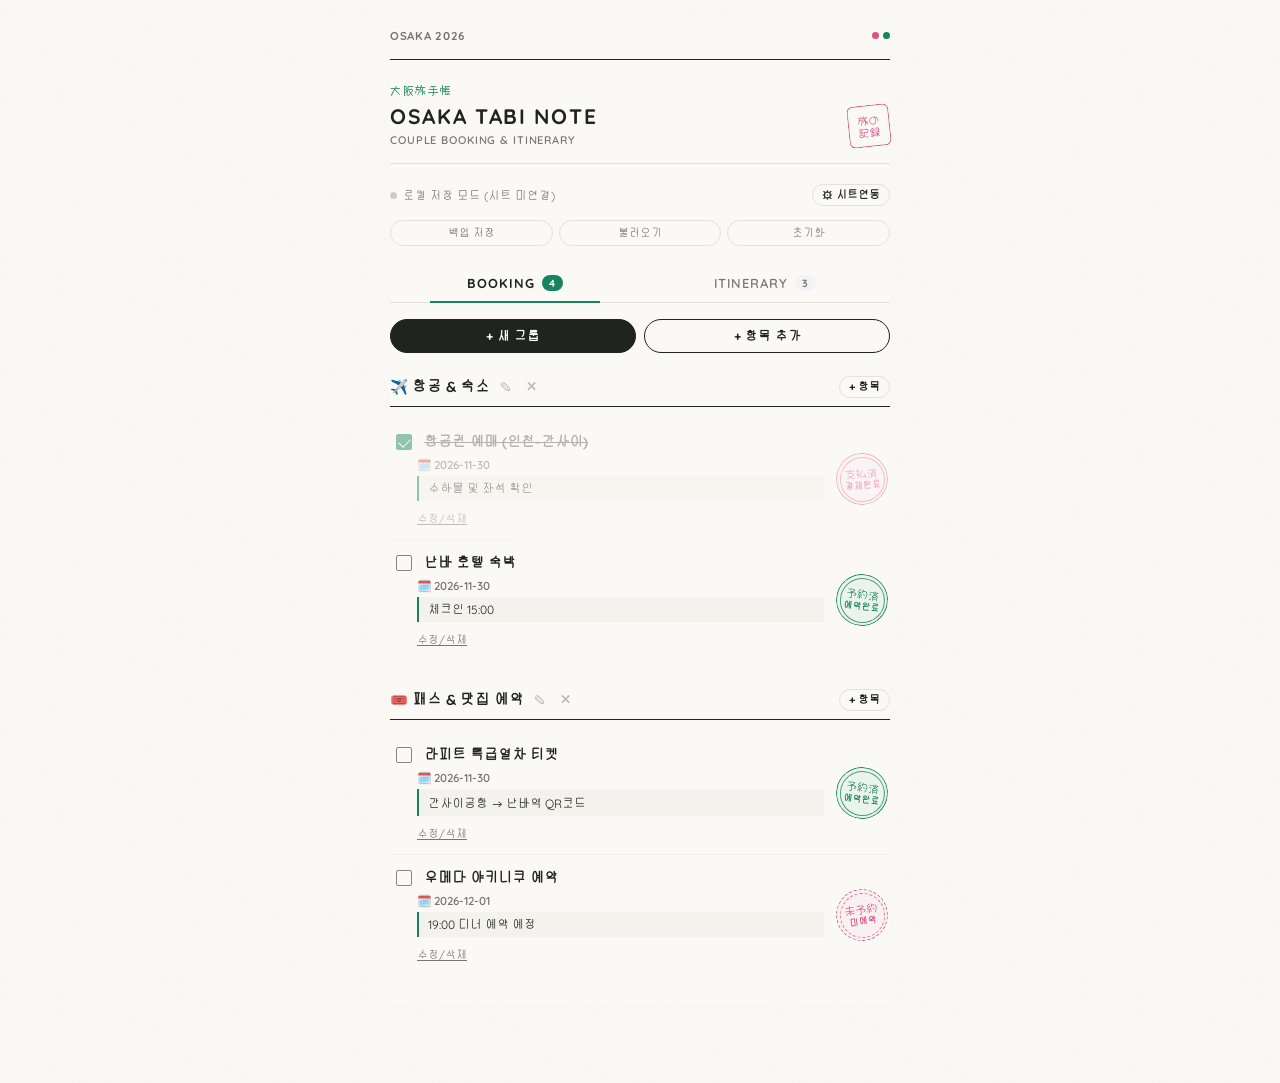
<file: choo-index/index.html>
<!DOCTYPE html>
<html lang="ko">
<head>
<meta charset="UTF-8">
<meta name="viewport" content="width=device-width, initial-scale=1.0, maximum-scale=1.0, user-scalable=no">
<title>OSAKA TABI NOTE // COUPLE PLANNER</title>
<link rel="stylesheet" href="./style.css">
<link rel="stylesheet" href="../riso.css">
</head>
<body>

<div class="planner-sheet">
  <div class="top-nav">
    <span class="home-link" style="cursor:default;">OSAKA 2026</span>
    <div class="riso-swatches" aria-hidden="true">
      <span style="background:var(--riso-pink)"></span>
      <span style="background:var(--riso-green)"></span>
      <span style="background:var(--riso-yellow); border:1px solid #ccc;"></span>
    </div>
  </div>

  <header class="header">
    <div class="header-main">
      <div class="jp-badge jp-text">大阪旅手帳</div>
      <h1 class="store-name">OSAKA TABI NOTE</h1>
      <div class="store-sub">COUPLE BOOKING &amp; ITINERARY</div>
    </div>
    <div class="header-stamp jp-text" aria-hidden="true">旅の<br>記録</div>
  </header>

  <div class="sync-bar">
    <div class="sync-indicator">
      <span class="sync-dot" id="sync-dot"></span>
      <span id="sync-status-text">로컬 저장 모드 (시트 미연결)</span>
    </div>
    <div class="sync-actions">
      <button type="button" class="small-action-btn" id="manual-sync-btn" onclick="syncFromSheet()" style="display:none;">↻ 새로고침</button>
      <button type="button" class="small-action-btn" onclick="openSyncModal()">⚙ 시트연동</button>
    </div>
  </div>

  <div class="util-bar">
    <button type="button" class="util-btn" onclick="exportBackup()">백업 저장</button>
    <button type="button" class="util-btn" onclick="document.getElementById('import-file').click()">불러오기</button>
    <button type="button" class="util-btn" onclick="resetAllData()">초기화</button>
    <input type="file" id="import-file" accept=".json" style="display:none" onchange="importBackup(event)">
  </div>

  <nav class="tabs-nav">
    <button type="button" class="tab-btn active" id="tab-booking" onclick="switchTab('booking')">
      <span>BOOKING</span>
      <span class="tab-count" id="count-booking">0</span>
    </button>
    <button type="button" class="tab-btn" id="tab-itinerary" onclick="switchTab('itinerary')">
      <span>ITINERARY</span>
      <span class="tab-count" id="count-itinerary">0</span>
    </button>
  </nav>

  <div class="action-bar">
    <button type="button" class="action-btn primary" onclick="addGroup()">+ 새 그룹</button>
    <button type="button" class="action-btn" onclick="openModal()">+ 항목 추가</button>
  </div>

  <div id="list-container"></div>
</div>

<div class="modal-backdrop" id="planner-modal">
  <div class="modal">
    <h3 id="modal-title">항목 추가</h3>
    <div class="form-group">
      <label>그룹 선택</label>
      <select id="edit-group-select"></select>
    </div>
    <div class="form-group">
      <label id="title-label">항목 이름</label>
      <input type="text" id="edit-title" placeholder="이름 입력">
    </div>

    <div class="form-group" id="date-group">
      <label>예약/이용 날짜</label>
      <input type="date" id="edit-date">
    </div>
    <div class="form-group" id="status-group">
      <label>도장 상태 선택</label>
      <select id="edit-status">
        <option value="미예약">未予約 · 미예약 (대기)</option>
        <option value="예약완료">予約済 · 예약완료</option>
        <option value="결제완료">支払済 · 결제완료</option>
      </select>
    </div>

    <div class="form-group" id="time-group" style="display:none;">
      <label>방문 시간 (예: 11:30 또는 14:00)</label>
      <input type="time" id="edit-time">
    </div>

    <div class="form-group">
      <label>메모 / 구글맵 URL (링크 입력 시 자동 클릭 가능)</label>
      <input type="text" id="edit-memo" placeholder="예: 15:00 체크인 / https://maps.app.goo.gl/...">
    </div>
    <div class="modal-btns">
      <button type="button" class="btn-delete" id="modal-del-btn" onclick="deleteCurrentItem()" style="display:none;">삭제</button>
      <button type="button" class="btn-cancel" onclick="closeModal()">취소</button>
      <button type="button" class="btn-primary" onclick="saveItem()">저장</button>
    </div>
  </div>
</div>

<div class="modal-backdrop" id="sync-modal">
  <div class="modal">
    <h3>
      <span>구글 시트 실시간 공유 설정</span>
      <button type="button" class="icon-btn" onclick="closeSyncModal()">✕</button>
    </h3>

    <div class="form-group">
      <label>🔗 웹 앱 URL (/exec 주소 붙여넣기)</label>
      <input type="url" id="sheet-url-input" placeholder="https://script.google.com/macros/s/.../exec">
    </div>

    <div class="modal-btns" style="margin-top:8px; margin-bottom:14px;">
      <button type="button" class="btn-delete" onclick="disconnectSheet()">해제</button>
      <button type="button" class="btn-cancel" onclick="closeSyncModal()">닫기</button>
      <button type="button" class="btn-primary" onclick="saveSheetUrl()">연결 저장</button>
    </div>

    <details style="border-top: 1px solid var(--line); padding-top: 10px; font-size: 12px;">
      <summary style="cursor:pointer; font-weight:700; color:var(--riso-green);">📋 Apps Script 코드 및 설정 안내 보기</summary>
      <div class="guide-step">
        <strong>1.</strong> Google 스프레드시트 → <strong>[확장 프로그램] → [Apps Script]</strong><br>
        <strong>2.</strong> 아래 코드 붙여넣기 후 <strong>[배포] → [새 배포] → 웹 앱</strong> (액세스 권한: <strong>모든 사용자</strong>)<br>
        <strong>3.</strong> 생성된 <code>/exec</code> 주소를 위 입력칸에 넣고 <strong>[연결 저장]</strong> 클릭
      </div>
      <div class="code-box" id="apps-script-code">function doGet(e) {
  var sheet = SpreadsheetApp.getActiveSpreadsheet().getSheets()[0];
  var data = sheet.getRange("A1").getValue();
  if (!data) data = "{}";
  return ContentService.createTextOutput(data).setMimeType(ContentService.MimeType.JSON);
}

function doPost(e) {
  var sheet = SpreadsheetApp.getActiveSpreadsheet().getSheets()[0];
  var body = e.postData.contents;
  sheet.getRange("A1").setValue(body);
  sheet.getRange("A2").setValue("마지막 동기화: " + new Date().toLocaleString());
  return ContentService.createTextOutput(JSON.stringify({status: "ok"})).setMimeType(ContentService.MimeType.JSON);
}</div>
      <button type="button" class="small-action-btn" onclick="copyAppsScript()" style="width:100%; padding:7px; margin-top:4px;">📋 Apps Script 코드 복사하기</button>
    </details>
  </div>
</div>

<script src="./app.js"></script>
</body>
</html>
</file>
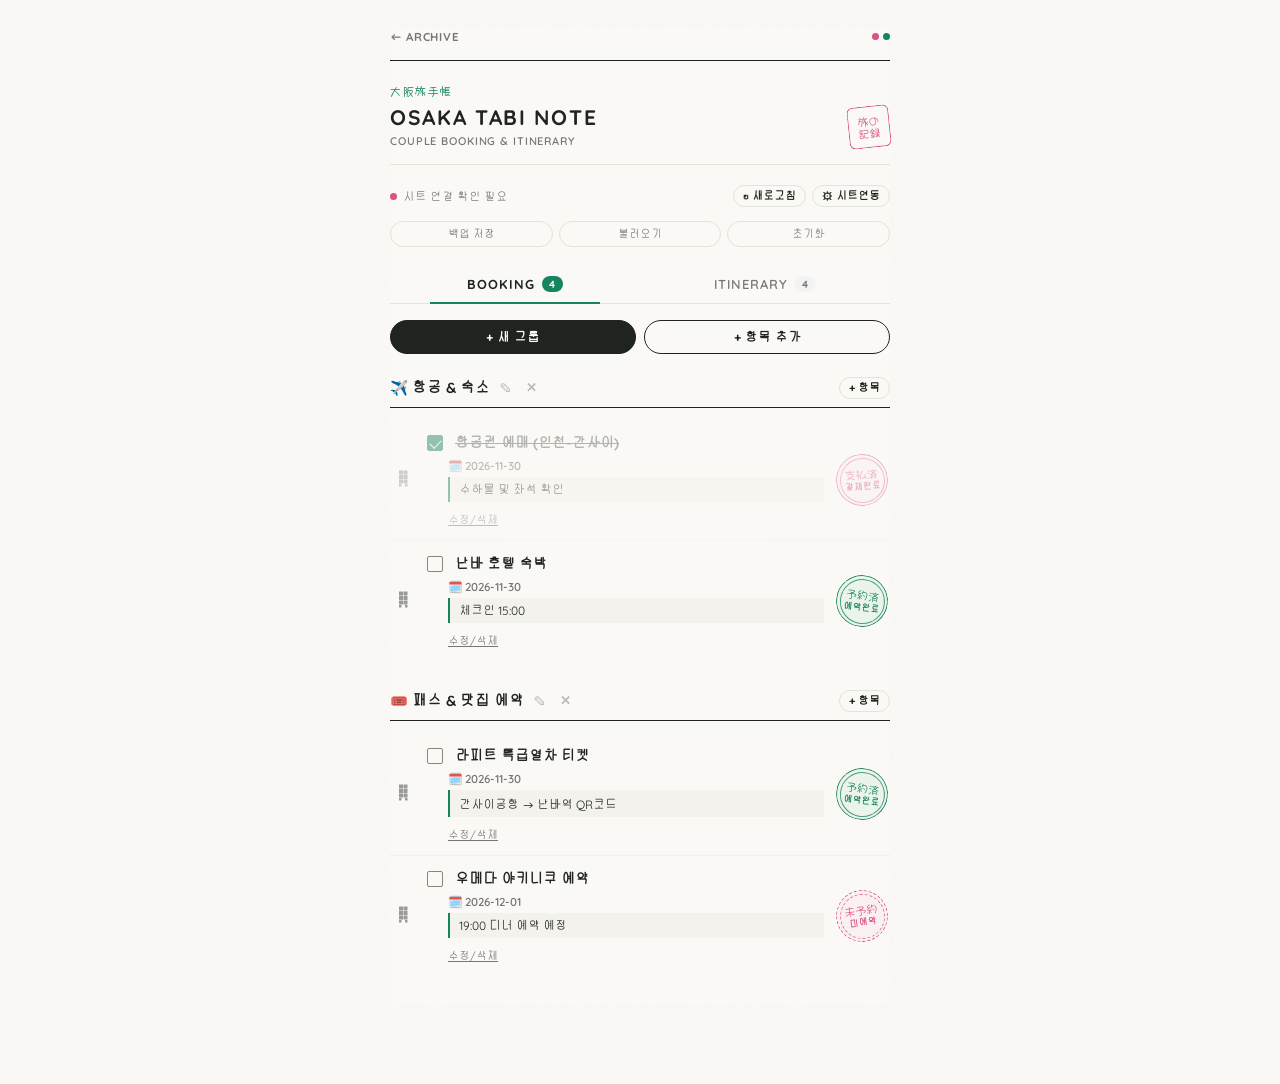
<file: plan/index.html>
<!DOCTYPE html>
<html lang="ko">
<head>
<meta charset="UTF-8">
<meta name="viewport" content="width=device-width, initial-scale=1.0, maximum-scale=1.0, user-scalable=no">
<title>OSAKA TABI NOTE // COUPLE PLANNER</title>
<link rel="stylesheet" href="./style.css?v=subway-badge-20261124">
<link rel="stylesheet" href="../riso.css">
</head>
<body>

<div class="planner-sheet">
  <div class="top-nav">
    <a href="../" class="home-link">← ARCHIVE</a>
    <div class="riso-swatches" aria-hidden="true">
      <span style="background:var(--riso-pink)"></span>
      <span style="background:var(--riso-green)"></span>
      <span style="background:var(--riso-yellow); border:1px solid #ccc;"></span>
    </div>
  </div>

  <header class="header">
    <div class="header-main">
      <div class="jp-badge jp-text">大阪旅手帳</div>
      <h1 class="store-name">OSAKA TABI NOTE</h1>
      <div class="store-sub">COUPLE BOOKING &amp; ITINERARY</div>
    </div>
    <div class="header-stamp jp-text" aria-hidden="true">旅の<br>記録</div>
  </header>

  <div class="sync-bar">
    <div class="sync-indicator">
      <span class="sync-dot" id="sync-dot"></span>
      <span id="sync-status-text">로컬 저장 모드 (시트 미연결)</span>
    </div>
    <div class="sync-actions">
      <button type="button" class="small-action-btn" id="manual-sync-btn" onclick="syncFromSheet()" style="display:none;">↻ 새로고침</button>
      <button type="button" class="small-action-btn" onclick="openSyncModal()">⚙ 시트연동</button>
    </div>
  </div>

  <div class="util-bar">
    <button type="button" class="util-btn" onclick="exportBackup()">백업 저장</button>
    <button type="button" class="util-btn" onclick="document.getElementById('import-file').click()">불러오기</button>
    <button type="button" class="util-btn" onclick="resetAllData()">초기화</button>
    <input type="file" id="import-file" accept=".json" style="display:none" onchange="importBackup(event)">
  </div>

  <nav class="tabs-nav">
    <button type="button" class="tab-btn active" id="tab-booking" onclick="switchTab('booking')">
      <span>BOOKING</span>
      <span class="tab-count" id="count-booking">0</span>
    </button>
    <button type="button" class="tab-btn" id="tab-itinerary" onclick="switchTab('itinerary')">
      <span>ITINERARY</span>
      <span class="tab-count" id="count-itinerary">0</span>
    </button>
  </nav>

  <div class="action-bar">
    <button type="button" class="action-btn primary" onclick="addGroup()">+ 새 그룹</button>
    <button type="button" class="action-btn" onclick="openModal()">+ 항목 추가</button>
  </div>

  <div id="list-container"></div>
</div>

<div class="modal-backdrop" id="planner-modal">
  <div class="modal">
    <h3 id="modal-title">항목 추가</h3>
    <div class="form-group">
      <label>그룹 선택</label>
      <select id="edit-group-select"></select>
    </div>
    <div class="form-group">
      <label id="title-label">항목 이름</label>
      <input type="text" id="edit-title" placeholder="이름 입력">
    </div>

    <div class="form-group" id="date-group">
      <label>예약/이용 날짜</label>
      <input type="date" id="edit-date">
    </div>
    <div class="form-group" id="status-group">
      <label>도장 상태 선택</label>
      <select id="edit-status">
        <option value="미예약">未予約 · 미예약 (대기)</option>
        <option value="예약완료">予約済 · 예약완료</option>
        <option value="결제완료">支払済 · 결제완료</option>
      </select>
    </div>

    <div class="form-group" id="time-group" style="display:none;">
      <label>방문 시간 (예: 11:30 또는 14:00)</label>
      <input type="time" id="edit-time">
    </div>

    <div class="form-group">
      <label for="edit-map-url">지도 / 관련 URL (선택)</label>
      <input type="url" id="edit-map-url" placeholder="https://maps.app.goo.gl/... 또는 관련 링크">
    </div>
    <div class="form-group">
      <label for="edit-memo">메모</label>
      <textarea id="edit-memo" rows="3" placeholder="예: 쇼핑할 물건, 예약 참고사항 등" style="width:100%;box-sizing:border-box;resize:vertical;"></textarea>
    </div>
    <div class="modal-btns">
      <button type="button" class="btn-delete" id="modal-del-btn" onclick="deleteCurrentItem()" style="display:none;">삭제</button>
      <button type="button" class="btn-cancel" onclick="closeModal()">취소</button>
      <button type="button" class="btn-primary" onclick="saveItem()">저장</button>
    </div>
  </div>
</div>

<div class="modal-backdrop" id="sync-modal">
  <div class="modal">
    <h3>
      <span>구글 시트 실시간 공유 설정</span>
      <button type="button" class="icon-btn" onclick="closeSyncModal()">✕</button>
    </h3>

    <div class="form-group">
      <label>🔗 웹 앱 URL (/exec 주소 붙여넣기)</label>
      <input type="url" id="sheet-url-input" placeholder="https://script.google.com/macros/s/.../exec">
    </div>

    <div class="modal-btns" style="margin-top:8px; margin-bottom:14px;">
      <button type="button" class="btn-delete" onclick="disconnectSheet()">해제</button>
      <button type="button" class="btn-cancel" onclick="closeSyncModal()">닫기</button>
      <button type="button" class="btn-primary" onclick="saveSheetUrl()">연결 저장</button>
    </div>

    <details style="border-top: 1px solid var(--line); padding-top: 10px; font-size: 12px;">
      <summary style="cursor:pointer; font-weight:700; color:var(--riso-green);">📋 Apps Script 코드 및 설정 안내 보기</summary>
      <div class="guide-step">
        <strong>1.</strong> Google 스프레드시트 → <strong>[확장 프로그램] → [Apps Script]</strong><br>
        <strong>2.</strong> 아래 코드 붙여넣기 후 <strong>[배포] → [새 배포] → 웹 앱</strong> (액세스 권한: <strong>모든 사용자</strong>)<br>
        <strong>3.</strong> 생성된 <code>/exec</code> 주소를 위 입력칸에 넣고 <strong>[연결 저장]</strong> 클릭
      </div>
      <div class="code-box" id="apps-script-code">function doGet(e) {
  var sheet = SpreadsheetApp.getActiveSpreadsheet().getSheets()[0];
  var data = sheet.getRange("A1").getValue();
  if (!data) data = "{}";
  return ContentService.createTextOutput(data).setMimeType(ContentService.MimeType.JSON);
}

function doPost(e) {
  var sheet = SpreadsheetApp.getActiveSpreadsheet().getSheets()[0];
  var body = e.postData.contents;
  sheet.getRange("A1").setValue(body);
  sheet.getRange("A2").setValue("마지막 동기화: " + new Date().toLocaleString());
  return ContentService.createTextOutput(JSON.stringify({status: "ok"})).setMimeType(ContentService.MimeType.JSON);
}</div>
      <button type="button" class="small-action-btn" onclick="copyAppsScript()" style="width:100%; padding:7px; margin-top:4px;">📋 Apps Script 코드 복사하기</button>
    </details>
  </div>
</div>

<script src="./app.js?v=subway-badge-20261124"></script>
</body>
</html>
</file>
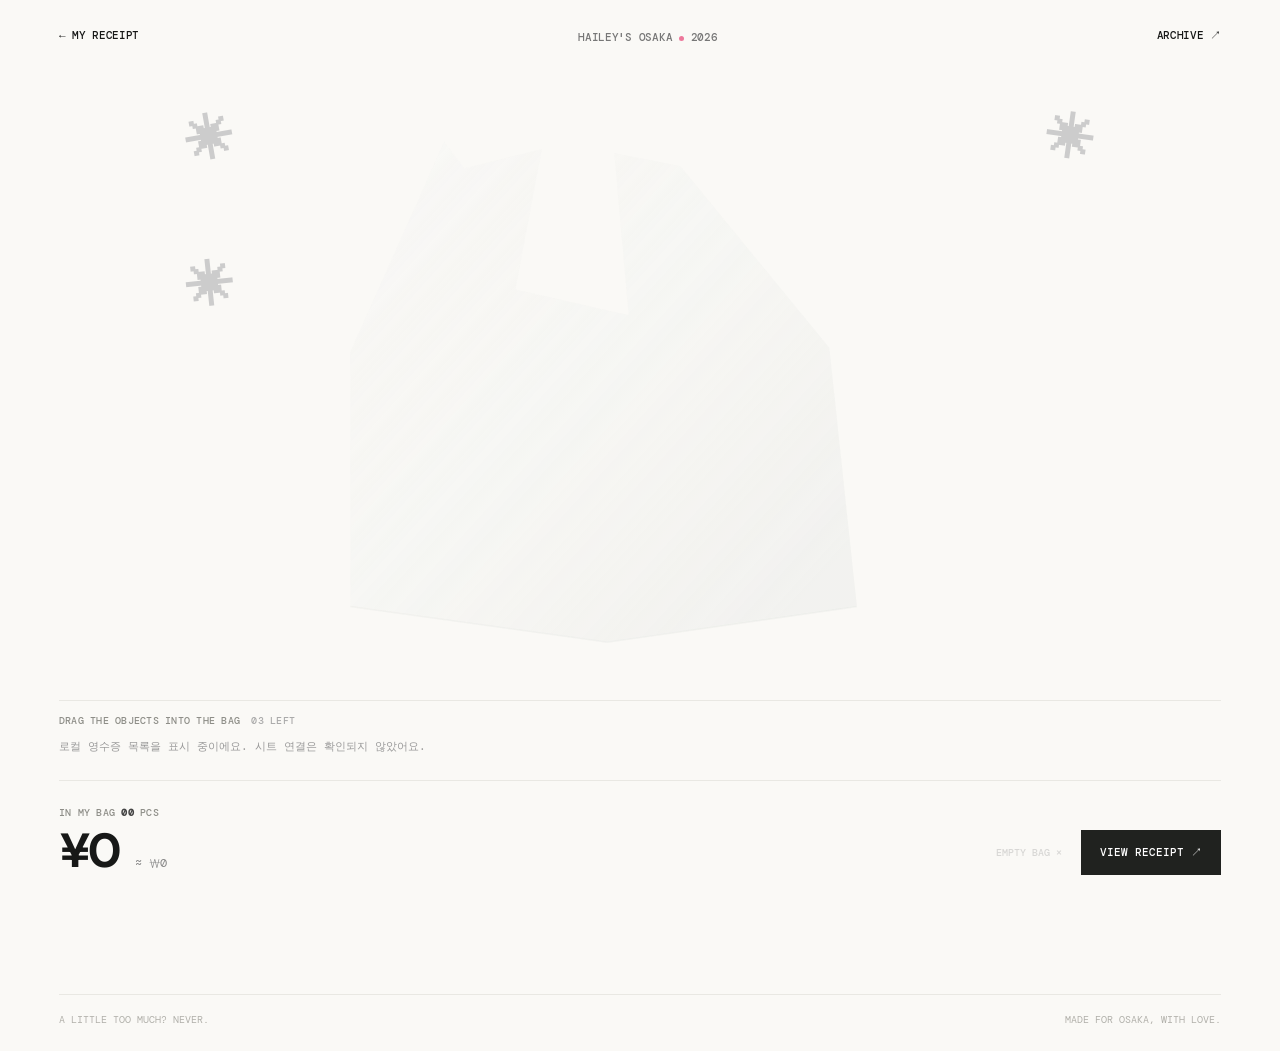
<file: shopping-bag/index.html>
<!doctype html>
<html lang="ko">
<head>
<meta charset="utf-8">
<meta name="viewport" content="width=device-width,initial-scale=1,viewport-fit=cover">
<meta name="theme-color" content="#faf9f6">
<title>OSAKA SHOPPING BAG — HAILEY</title>
<meta name="description" content="오사카 쇼핑 리스트를 장바구니에 담아보는 작은 놀이.">
<link rel="stylesheet" href="./style.css?v=plastic-soft-v6">
<script defer src="./app.js?v=all-items-v4"></script>
</head>
<body>
<main class="app">
  <header class="top">
    <a class="back" href="../my-receipt/" aria-label="영수증으로 돌아가기">← MY RECEIPT</a>
    <span class="top-brand">HAILEY'S OSAKA <span class="dot"></span> 2026</span>
    <a class="archive-link" href="../">ARCHIVE ↗</a>
  </header>

  <section class="experience" aria-label="쇼핑백에 상품 담기">
    <div class="bag-zone" id="bag-zone" role="region" aria-label="상품을 놓아 담는 쇼핑백">
      <div class="bag-scene" id="bag-scene">
        <div class="bag-fill" id="bag-fill" aria-hidden="true"></div>
        <svg class="bag-skin" viewBox="0 0 520 540" preserveAspectRatio="none" aria-hidden="true">
          <defs>
            <linearGradient id="plastic-film" x1="0%" y1="0%" x2="95%" y2="85%">
              <stop offset="0%" stop-color="#f7f7f5" stop-opacity=".61"/>
              <stop offset="48%" stop-color="#f0f1ee" stop-opacity=".40"/>
              <stop offset="100%" stop-color="#e7e9e6" stop-opacity=".55"/>
            </linearGradient>
          </defs>
          <!-- One intentionally uneven cut-paper silhouette: handles are negative space. -->
          <path d="M108 41 L128 67 L204 48 L178 186 L289 211 L275 52 L340 65 L486 243 L513 497 L268 532 L16 497 L16 247 Z"
            fill="url(#plastic-film)"/>
          <!-- Faint fold in the polyethylene, rather than a dimensional side panel. -->
          <path d="M16 497 L268 532 L513 497" fill="none"
            stroke="#d5d9d5" stroke-opacity=".23" stroke-width="1.5"/>
        </svg>
      </div>
      <div class="items scattered-items" id="items" aria-label="쇼핑백 주변에 흩어진 상품"></div>
      <div class="drop-instruction" id="drop-instruction">DRAG TO BAG ↗</div>
      <span class="bag-stamp" aria-hidden="true">お買い物<br>クラブ</span>
    </div>

    <div class="scene-controls">
      <span class="micro">DRAG THE OBJECTS INTO THE BAG <span id="product-count">00</span></span>
    </div>
    <div class="status" id="status" role="status" aria-live="polite">쇼핑 목록을 불러오는 중…</div>

    <div class="bottom">
      <div class="totals">
        <span class="micro">IN MY BAG <b id="bag-count">00</b> PCS</span>
        <div class="total"><span id="total-yen">¥0</span><small id="total-won">≈ ₩0</small></div>
      </div>
      <div class="bottom-actions">
        <button class="empty-btn" id="empty-btn" type="button">EMPTY BAG ×</button>
        <a class="receipt-btn" href="../my-receipt/">VIEW RECEIPT ↗</a>
      </div>
    </div>
    <div class="bag-items" id="bag-items" aria-label="쇼핑백에 담긴 상품"></div>
  </section>

  <footer>
    <span>A LITTLE TOO MUCH? NEVER.</span>
    <span>MADE FOR OSAKA, WITH LOVE.</span>
  </footer>
</main>
</body>
</html>
</file>
<file: choo-index/style.css>
@import url('https://fonts.googleapis.com/css2?family=Hachi+Maru+Pop&family=Quicksand:wght@400;500;600;700&display=swap');

  @font-face {
    font-family: 'Seolnong';
    src: url('./Seolnong.woff2') format('woff2');
    font-weight: normal;
    font-style: normal;
    font-display: swap;
    unicode-range: U+AC00-D7A3, U+1100-11FF, U+3130-318F, U+A960-A97F, U+D7B0-D7FF;
  }

  :root {
    --bg: #ffffff;
    --surface: #ffffff;
    --subtle-bg: #fafafa;
    --ink: #000000;
    --muted: #767676;
    --line: #e8e8e8;
    --line-strong: #000000;

    /* 3-Color Risograph Palette */
    --riso-pink: #FF48B0;
    --riso-green: #00A95C;
    --riso-yellow: #fcf40c;

    /* Semantic mappings */
    --riso-red: #FF48B0;
    --riso-blue: #00A95C;
    --riso-aqua: #00A95C;

    --font-main: 'Seolnong', 'Quicksand', 'Hachi Maru Pop', -apple-system, BlinkMacSystemFont, sans-serif;
    --font-en: 'Quicksand', sans-serif;
    --font-jp: 'Hachi Maru Pop', sans-serif;
  }

  * {
    box-sizing: border-box;
    -webkit-tap-highlight-color: transparent;
  }

  body {
    margin: 0;
    padding: 28px 18px 80px;
    background-color: var(--bg);
    font-family: var(--font-main);
    color: var(--ink);
    display: flex;
    justify-content: center;
    -webkit-font-smoothing: antialiased;
  }

  button, input, select, textarea {
    font-family: var(--font-main);
  }

  .jp-text {
    font-family: var(--font-jp), var(--font-main);
  }

  .planner-sheet {
    width: 100%;
    max-width: 500px;
    background: var(--bg);
    position: relative;
  }

  .top-nav {
    display: flex;
    justify-content: space-between;
    align-items: center;
    margin-bottom: 16px;
  }

  .home-link {
    font-size: 11.5px;
    font-weight: 700;
    letter-spacing: 0.06em;
    color: var(--muted);
    text-decoration: none;
  }
  .home-link:hover { color: var(--ink); }

  .riso-swatches {
    display: flex;
    gap: 4px;
  }

  .riso-swatches span {
    width: 7px;
    height: 7px;
    border-radius: 50%;
    display: inline-block;
  }

  .header {
    display: flex;
    justify-content: space-between;
    align-items: flex-end;
    border-top: 1px solid var(--ink);
    border-bottom: 1px solid var(--line);
    padding: 18px 0 16px;
    margin-bottom: 14px;
    gap: 12px;
  }

  .jp-badge {
    display: inline-block;
    font-size: 11px;
    letter-spacing: 0.14em;
    color: var(--riso-green);
    margin-bottom: 6px;
  }

  .store-name {
    font-size: 21px;
    font-weight: 700;
    letter-spacing: 0.08em;
    margin: 0 0 4px;
  }

  .store-sub {
    font-size: 11px;
    font-weight: 600;
    color: var(--muted);
    letter-spacing: 0.08em;
  }

  .header-stamp {
    width: 42px;
    height: 42px;
    border: 1.5px solid var(--riso-pink);
    border-radius: 6px;
    color: var(--riso-pink);
    font-size: 10.5px;
    line-height: 1.15;
    display: flex;
    align-items: center;
    justify-content: center;
    text-align: center;
    transform: rotate(-6deg);
    flex-shrink: 0;
    mix-blend-mode: multiply;
    user-select: none;
  }

  .sync-bar {
    display: flex;
    justify-content: space-between;
    align-items: center;
    padding: 6px 0;
    margin-bottom: 8px;
    font-size: 11.5px;
    color: var(--muted);
  }

  .sync-indicator {
    display: flex;
    align-items: center;
    gap: 6px;
  }

  .sync-dot {
    width: 7px;
    height: 7px;
    border-radius: 50%;
    background: #ccc;
  }
  .sync-dot.online { background: var(--riso-green); }
  .sync-dot.syncing { background: var(--riso-pink); animation: pulse 1s infinite; }
  .sync-dot.error { background: var(--riso-pink); }

  @keyframes pulse {
    0%, 100% { opacity: 1; }
    50% { opacity: 0.3; }
  }

  .sync-actions {
    display: flex;
    gap: 6px;
  }

  .small-action-btn {
    background: transparent;
    border: 1px solid var(--line);
    color: var(--ink);
    padding: 3px 9px;
    border-radius: 99px;
    font-size: 11px;
    font-weight: 700;
    cursor: pointer;
  }

  .small-action-btn:hover {
    border-color: var(--ink);
  }

  .util-bar {
    display: flex;
    gap: 6px;
    margin-bottom: 18px;
  }

  .util-btn {
    flex: 1;
    background: transparent;
    border: 1px solid var(--line);
    color: var(--muted);
    padding: 5px 8px;
    border-radius: 99px;
    font-size: 11px;
    cursor: pointer;
    text-align: center;
    transition: all 0.15s;
  }

  .util-btn:hover {
    border-color: var(--ink);
    color: var(--ink);
  }

  .tabs-nav {
    display: grid;
    grid-template-columns: 1fr 1fr;
    border-bottom: 1px solid var(--line);
    margin-bottom: 16px;
  }

  .tab-btn {
    position: relative;
    padding: 11px 6px;
    font-size: 13px;
    font-weight: 600;
    letter-spacing: 0.08em;
    border: none;
    background: transparent;
    cursor: pointer;
    color: var(--muted);
    display: flex;
    align-items: center;
    justify-content: center;
    gap: 7px;
  }

  .tab-btn.active {
    color: var(--ink);
    font-weight: 700;
  }

  .tab-btn.active::after {
    content: "";
    position: absolute;
    left: 16%;
    right: 16%;
    bottom: -1px;
    height: 2.5px;
    background: var(--riso-green);
  }

  #tab-itinerary.active::after {
    background: var(--riso-pink);
  }

  .tab-count {
    font-size: 10.5px;
    font-weight: 700;
    padding: 1px 7px;
    border-radius: 99px;
    background: #f3f3f3;
    color: var(--muted);
  }

  .tab-btn.active .tab-count {
    background: var(--riso-green);
    color: #fff;
  }

  #tab-itinerary.active .tab-count {
    background: var(--riso-pink);
    color: #fff;
  }

  .action-bar {
    display: flex;
    gap: 8px;
    margin-bottom: 22px;
  }

  .action-btn {
    flex: 1;
    background: transparent;
    border: 1px solid var(--ink);
    color: var(--ink);
    padding: 8px 12px;
    border-radius: 99px;
    font-size: 12.5px;
    font-weight: 700;
    cursor: pointer;
    display: flex;
    align-items: center;
    justify-content: center;
    gap: 5px;
  }

  .action-btn.primary {
    background: var(--ink);
    color: #fff;
  }

  .empty-state {
    border: 1px solid var(--line);
    border-radius: 10px;
    padding: 32px 16px;
    text-align: center;
    font-size: 13px;
    color: var(--muted);
    line-height: 1.6;
  }

  .group-section {
    margin-bottom: 28px;
  }

  .group-header {
    display: flex;
    justify-content: space-between;
    align-items: center;
    border-bottom: 1.5px solid var(--ink);
    padding: 0 0 8px;
    margin-bottom: 12px;
    gap: 8px;
  }

  .group-title-wrap {
    display: flex;
    align-items: center;
    gap: 6px;
    min-width: 0;
    flex: 1;
  }

  .group-title {
    font-size: 14.5px;
    font-weight: 700;
    white-space: nowrap;
    overflow: hidden;
    text-overflow: ellipsis;
  }

  .icon-btn {
    background: none;
    border: none;
    color: #b5b5b5;
    font-size: 12px;
    cursor: pointer;
    padding: 2px 4px;
  }

  .icon-btn:hover { color: var(--ink); }
  .icon-btn.del:hover { color: var(--riso-pink); }

  .item-card {
    padding: 12px 2px;
    border-bottom: 1px solid #f0f0f0;
    display: flex;
    align-items: center;
    justify-content: space-between;
    gap: 12px;
    transition: opacity 0.15s;
  }

  .item-card:last-child {
    border-bottom: none;
  }

  .item-card.completed {
    opacity: 0.45;
  }

  .item-main {
    flex: 1;
    min-width: 0;
    display: flex;
    flex-direction: column;
    gap: 4px;
  }

  .item-top-row {
    display: flex;
    align-items: center;
    gap: 9px;
  }

  .item-check {
    width: 16px;
    height: 16px;
    accent-color: var(--riso-green);
    cursor: pointer;
    flex-shrink: 0;
  }

  .item-title {
    font-size: 14px;
    font-weight: 700;
    word-break: keep-all;
    line-height: 1.35;
  }

  .item-card.completed .item-title,
  .tl-item.completed .tl-title {
    text-decoration: line-through;
  }

  .item-details {
    font-size: 11.5px;
    font-weight: 600;
    color: var(--muted);
    padding-left: 25px;
  }

  .item-memo {
    font-size: 12px;
    color: var(--ink);
    background: var(--subtle-bg);
    padding: 5px 9px;
    margin-left: 25px;
    border-left: 2px solid var(--riso-yellow);
    word-break: break-all;
  }

  .item-memo a {
    color: var(--riso-green);
    text-decoration: underline;
    font-weight: 700;
  }

  .item-controls {
    padding-left: 25px;
    margin-top: 2px;
  }

  .item-sub-btn {
    background: none;
    border: none;
    font-size: 11px;
    color: var(--muted);
    cursor: pointer;
    padding: 0;
    text-decoration: underline;
  }
  .item-sub-btn:hover { color: var(--ink); }

  .circle-stamp {
    width: 52px;
    height: 52px;
    border-radius: 50%;
    flex-shrink: 0;
    display: flex;
    flex-direction: column;
    align-items: center;
    justify-content: center;
    cursor: pointer;
    user-select: none;
    position: relative;
    transition: transform 0.15s cubic-bezier(0.34, 1.56, 0.64, 1);
    mix-blend-mode: multiply;
  }

  .circle-stamp:active {
    transform: scale(0.9) rotate(-8deg) !important;
  }

  .circle-stamp::after {
    content: "";
    position: absolute;
    inset: 2.5px;
    border-radius: 50%;
    border: 1px solid currentColor;
    opacity: 0.75;
    pointer-events: none;
  }

  .stamp-jp {
    font-family: var(--font-jp), var(--font-main);
    font-size: 10.5px;
    line-height: 1.1;
  }

  .stamp-kr {
    font-size: 9px;
    font-weight: 700;
    margin-top: 2px;
  }

  .circle-stamp.wait {
    border: 1.5px dashed var(--riso-pink);
    color: var(--riso-pink);
    background: rgba(255, 72, 176, 0.05);
    transform: rotate(-7deg);
  }
  .circle-stamp.wait::after { border-style: dashed; }

  .circle-stamp.booked {
    border: 1.8px solid var(--riso-green);
    color: var(--riso-green);
    background: rgba(0, 169, 92, 0.06);
    transform: rotate(6deg);
  }

  .circle-stamp.done {
    border: 1.8px solid var(--riso-pink);
    color: var(--riso-pink);
    background: rgba(255, 72, 176, 0.06);
    transform: rotate(-4deg);
  }

  .timeline-list {
    position: relative;
    padding-left: 20px;
    margin-left: 4px;
  }

  .timeline-list::before {
    content: "";
    position: absolute;
    left: 4px;
    top: 12px;
    bottom: 12px;
    width: 1.5px;
    background: var(--riso-green);
  }

  .tl-item {
    position: relative;
    padding: 10px 0;
    border-bottom: 1px solid #f4f4f4;
    transition: opacity 0.15s;
  }

  .tl-item:last-child {
    border-bottom: none;
  }

  .tl-dot {
    position: absolute;
    left: -20px;
    top: 16px;
    width: 9px;
    height: 9px;
    border-radius: 50%;
    background: #ffffff;
    border: 2px solid var(--riso-green);
    z-index: 1;
  }

  .tl-item.completed .tl-dot {
    background: var(--riso-pink);
    border-color: var(--riso-pink);
  }

  .tl-card {
    display: flex;
    flex-direction: column;
    gap: 5px;
  }

  .tl-item.completed {
    opacity: 0.45;
  }

  .tl-top {
    display: flex;
    align-items: center;
    justify-content: space-between;
    gap: 8px;
  }

  .tl-title-group {
    display: flex;
    align-items: center;
    gap: 8px;
    min-width: 0;
    flex: 1;
  }

  .tl-time-badge {
    display: inline-block;
    font-size: 11.5px;
    font-weight: 700;
    color: var(--ink);
    background: rgba(252, 244, 12, 0.45);
    padding: 1px 7px;
    border-radius: 4px;
    letter-spacing: 0.03em;
    flex-shrink: 0;
  }

  .tl-title {
    font-size: 14px;
    font-weight: 700;
    word-break: keep-all;
    line-height: 1.35;
  }

  .tl-edit-btn {
    background: none;
    border: none;
    color: #b5b5b5;
    font-size: 13px;
    cursor: pointer;
    padding: 2px 4px;
    flex-shrink: 0;
  }
  .tl-edit-btn:hover { color: var(--ink); }

  .tl-memo {
    font-size: 12px;
    color: var(--ink);
    background: var(--subtle-bg);
    padding: 5px 9px;
    margin-left: 25px;
    border-left: 2px solid var(--riso-yellow);
    word-break: break-all;
  }

  .tl-memo a {
    color: var(--riso-green);
    text-decoration: underline;
    font-weight: 700;
  }

  .modal-backdrop {
    position: fixed;
    inset: 0;
    background: rgba(0, 0, 0, 0.35);
    display: none;
    align-items: center;
    justify-content: center;
    z-index: 1000;
    padding: 16px;
  }

  .modal-backdrop.open { display: flex; }

  .modal {
    background: var(--bg);
    width: 100%;
    max-width: 400px;
    max-height: 88vh;
    overflow-y: auto;
    padding: 22px;
    border-radius: 12px;
    border: 1px solid var(--ink);
    box-shadow: 0 16px 40px rgba(0,0,0,0.16);
  }

  .modal h3 {
    margin: 0 0 14px;
    font-size: 16px;
    border-bottom: 1px solid var(--line);
    padding-bottom: 10px;
    display: flex;
    justify-content: space-between;
    align-items: center;
  }

  .form-group {
    margin-bottom: 12px;
  }

  .form-group label {
    display: block;
    font-size: 12px;
    font-weight: 700;
    margin-bottom: 4px;
  }

  .form-group input, .form-group select, .form-group textarea {
    width: 100%;
    padding: 8px 10px;
    border: 1px solid var(--line);
    border-radius: 8px;
    font-size: 13.5px;
    background: #fff;
  }

  .form-group input:focus, .form-group select:focus {
    outline: none;
    border-color: var(--ink);
  }

  .code-box {
    background: #111;
    color: #fff;
    padding: 10px;
    font-family: monospace;
    font-size: 10.5px;
    border-radius: 6px;
    max-height: 120px;
    overflow-y: auto;
    white-space: pre;
    margin: 6px 0 8px;
  }

  .guide-step {
    font-size: 12px;
    line-height: 1.5;
    color: var(--ink);
    background: var(--subtle-bg);
    padding: 9px;
    border-left: 2.5px solid var(--riso-green);
    margin-top: 10px;
  }

  .modal-btns {
    display: flex;
    gap: 8px;
    margin-top: 16px;
  }

  .btn-primary {
    flex: 2;
    background: var(--ink);
    color: #fff;
    border: none;
    padding: 10px;
    border-radius: 99px;
    font-weight: 700;
    cursor: pointer;
  }

  .btn-cancel {
    flex: 1;
    background: #f4f4f4;
    border: none;
    padding: 10px;
    border-radius: 99px;
    cursor: pointer;
  }

  .btn-delete {
    background: var(--riso-pink);
    color: #fff;
    border: none;
    padding: 10px 14px;
    border-radius: 99px;
    font-weight: 700;
    cursor: pointer;
  }
</file>
<file: riso.css>
/* Minimal riso treatment. Layout and app behavior remain in each page's stylesheet. */
:root {
  --bg: #faf9f5;
  --surface: #faf9f5;
  --subtle-bg: #f3f2ec;
  --ink: #20241f;
  --line-strong: #20241f;
  --line: #e3e3da;
  --riso-green: #16845f;
  --riso-pink: #dc5086;
  --riso-yellow: #b7c6a6;
  --riso-blue: #16845f;
  --riso-aqua: #16845f;
  --riso-red: #dc5086;
}
body { background-image: url('./assets/paper.svg'); }
/* Texture is restricted to decorative ink. Labels and controls stay legible. */
.jp-stamp, .done-stamp, .header-stamp, .circle-stamp {
  -webkit-mask-image: url('./assets/ink-mask.svg');
  mask-image: url('./assets/ink-mask.svg');
  mask-mode: luminance;
  -webkit-mask-size: 160px 160px;
  mask-size: 160px 160px;
  mix-blend-mode: multiply;
}
.jp-stamp, .header-stamp { background-color: transparent; }
.card { border-radius: 3px; background: transparent; }
.card:hover { transform: translateY(-1px); }
.tag, .tag.tag-shopping, .tag.tag-etc {
  background: transparent;
  border-radius: 0;
  padding: 2px 0;
  letter-spacing: .09em;
}
.card-footer { border-top-color: var(--line); }
.riso-swatches span:last-child { display: none; }
.item-memo, .tl-memo { border-left-color: var(--riso-green); }
/* Clear keyboard feedback without changing control dimensions. */
:where(a, button, input, select, textarea, [tabindex]):focus-visible {
  outline: 2px solid var(--riso-green);
  outline-offset: 4px;
}
@media (prefers-reduced-motion: reduce) {
  *, *::before, *::after { scroll-behavior: auto !important; transition: none !important; animation: none !important; }
}

/* Interaction layer — no timers, data writes, or application JS. */
.riso-plate { transform-box: fill-box; transform-origin: center; }
@keyframes riso-green-register {
  0%, 100% { transform: translate(.7px, .3px); }
  38% { transform: translate(-.8px, .8px); }
  68% { transform: translate(1px, -.4px); }
}
@keyframes riso-pink-register {
  0%, 100% { transform: translate(0, 0); }
  38% { transform: translate(1px, -.6px); }
  68% { transform: translate(-.6px, .5px); }
}
.illust-wrap:focus-visible .riso-plate-green,
.illust-wrap:active .riso-plate-green { animation: riso-green-register 420ms ease-out; }
.illust-wrap:focus-visible .riso-plate-pink,
.illust-wrap:active .riso-plate-pink { animation: riso-pink-register 420ms ease-out; }
@media (hover: hover) and (pointer: fine) {
  .illust-wrap:hover .riso-plate-green { animation: riso-green-register 420ms ease-out; }
  .illust-wrap:hover .riso-plate-pink { animation: riso-pink-register 420ms ease-out; }
}
/* A short physical press; original stamp rotation is retained on release. */
.circle-stamp {
  transition: scale 180ms ease-out, rotate 180ms ease-out, opacity 180ms ease-out;
}
.circle-stamp:active {
  scale: .91;
  rotate: -3deg;
  opacity: .82;
}
/* Native checkbox semantics and keyboard operation are preserved. */
input:is(.cl-checkbox, .item-check) {
  appearance: none;
  -webkit-appearance: none;
  position: relative;
  display: inline-grid;
  place-content: center;
  border: 1px solid #85887e;
  border-radius: 2px;
  background: transparent;
  vertical-align: middle;
  transition: border-color 160ms ease, background-color 160ms ease;
}
input:is(.cl-checkbox, .item-check)::after {
  content: '';
  width: 10px;
  height: 6px;
  border-left: 1.6px solid #fff;
  border-bottom: 1.6px solid #fff;
  transform: translateY(-1px) rotate(-45deg);
  clip-path: inset(0 100% 0 0);
  transition: clip-path 180ms ease-out;
}
input:is(.cl-checkbox, .item-check):checked {
  border-color: var(--riso-green);
  background-color: var(--riso-green);
}
input:is(.cl-checkbox, .item-check):checked::after {
  clip-path: inset(0 -2px -2px -2px);
  animation: riso-check-draw 180ms ease-out;
}
@keyframes riso-check-draw {
  from { clip-path: inset(0 100% 0 0); }
  to { clip-path: inset(0 -2px -2px -2px); }
}
.cl-text, .item-name, .item-title, .tl-title { transition: color 200ms ease, opacity 200ms ease; }
.cl-item.done .cl-text, .item-row.checked .item-name,
.item-card.completed .item-title, .tl-item.completed .tl-title {
  animation: riso-complete 200ms ease-out;
}
@keyframes riso-complete { from { opacity: 1; } to { opacity: .72; } }
.cl-item.done .cl-text, .item-row.checked .item-name,
.item-card.completed .item-title, .tl-item.completed .tl-title { opacity: .72; }
@media (forced-colors: active) {
  input:is(.cl-checkbox, .item-check) { appearance: auto; }
  input:is(.cl-checkbox, .item-check)::after { display: none; }
}
@media (prefers-reduced-motion: reduce) {
  *, *::before, *::after { animation: none !important; transition: none !important; }
  .circle-stamp:active { scale: 1; rotate: 0deg; }
}
</file>
<file: plan/style.css>
@import url('https://fonts.googleapis.com/css2?family=Hachi+Maru+Pop&family=Quicksand:wght@400;500;600;700&display=swap');

  @font-face {
    font-family: 'Seolnong';
    src: url('../Seolnong.woff2') format('woff2');
    font-weight: normal;
    font-style: normal;
    font-display: swap;
    unicode-range: U+AC00-D7A3, U+1100-11FF, U+3130-318F, U+A960-A97F, U+D7B0-D7FF;
  }

  :root {
    --bg: #ffffff;
    --surface: #ffffff;
    --subtle-bg: #fafafa;
    --ink: #000000;
    --muted: #767676;
    --line: #e8e8e8;
    --line-strong: #000000;

    /* 3-Color Risograph Palette */
    --riso-pink: #FF48B0;
    --riso-green: #00A95C;
    --riso-yellow: #fcf40c;

    /* Semantic mappings */
    --riso-red: #FF48B0;
    --riso-blue: #00A95C;
    --riso-aqua: #00A95C;

    --font-main: 'Seolnong', 'Quicksand', 'Hachi Maru Pop', -apple-system, BlinkMacSystemFont, sans-serif;
    --font-en: 'Quicksand', sans-serif;
    --font-jp: 'Hachi Maru Pop', sans-serif;
  }

  * {
    box-sizing: border-box;
    -webkit-tap-highlight-color: transparent;
  }

  body {
    margin: 0;
    padding: 28px 18px 80px;
    background-color: var(--bg);
    font-family: var(--font-main);
    color: var(--ink);
    display: flex;
    justify-content: center;
    -webkit-font-smoothing: antialiased;
  }

  button, input, select, textarea {
    font-family: var(--font-main);
  }

  .jp-text {
    font-family: var(--font-jp), var(--font-main);
  }

  .planner-sheet {
    width: 100%;
    max-width: 500px;
    background: var(--bg);
    position: relative;
  }

  .top-nav {
    display: flex;
    justify-content: space-between;
    align-items: center;
    margin-bottom: 16px;
  }

  .home-link {
    font-size: 11.5px;
    font-weight: 700;
    letter-spacing: 0.06em;
    color: var(--muted);
    text-decoration: none;
  }
  .home-link:hover { color: var(--ink); }

  .riso-swatches {
    display: flex;
    gap: 4px;
  }

  .riso-swatches span {
    width: 7px;
    height: 7px;
    border-radius: 50%;
    display: inline-block;
  }

  .header {
    display: flex;
    justify-content: space-between;
    align-items: flex-end;
    border-top: 1px solid var(--ink);
    border-bottom: 1px solid var(--line);
    padding: 18px 0 16px;
    margin-bottom: 14px;
    gap: 12px;
  }

  .jp-badge {
    display: inline-block;
    font-size: 11px;
    letter-spacing: 0.14em;
    color: var(--riso-green);
    margin-bottom: 6px;
  }

  .store-name {
    font-size: 21px;
    font-weight: 700;
    letter-spacing: 0.08em;
    margin: 0 0 4px;
  }

  .store-sub {
    font-size: 11px;
    font-weight: 600;
    color: var(--muted);
    letter-spacing: 0.08em;
  }

  .header-stamp {
    width: 42px;
    height: 42px;
    border: 1.5px solid var(--riso-pink);
    border-radius: 6px;
    color: var(--riso-pink);
    font-size: 10.5px;
    line-height: 1.15;
    display: flex;
    align-items: center;
    justify-content: center;
    text-align: center;
    transform: rotate(-6deg);
    flex-shrink: 0;
    mix-blend-mode: multiply;
    user-select: none;
  }

  .sync-bar {
    display: flex;
    justify-content: space-between;
    align-items: center;
    padding: 6px 0;
    margin-bottom: 8px;
    font-size: 11.5px;
    color: var(--muted);
  }

  .sync-indicator {
    display: flex;
    align-items: center;
    gap: 6px;
  }

  .sync-dot {
    width: 7px;
    height: 7px;
    border-radius: 50%;
    background: #ccc;
  }
  .sync-dot.online { background: var(--riso-green); }
  .sync-dot.syncing { background: var(--riso-pink); animation: pulse 1s infinite; }
  .sync-dot.error { background: var(--riso-pink); }

  @keyframes pulse {
    0%, 100% { opacity: 1; }
    50% { opacity: 0.3; }
  }

  .sync-actions {
    display: flex;
    gap: 6px;
  }

  .small-action-btn {
    background: transparent;
    border: 1px solid var(--line);
    color: var(--ink);
    padding: 3px 9px;
    border-radius: 99px;
    font-size: 11px;
    font-weight: 700;
    cursor: pointer;
  }

  .small-action-btn:hover {
    border-color: var(--ink);
  }

  .util-bar {
    display: flex;
    gap: 6px;
    margin-bottom: 18px;
  }

  .util-btn {
    flex: 1;
    background: transparent;
    border: 1px solid var(--line);
    color: var(--muted);
    padding: 5px 8px;
    border-radius: 99px;
    font-size: 11px;
    cursor: pointer;
    text-align: center;
    transition: all 0.15s;
  }

  .util-btn:hover {
    border-color: var(--ink);
    color: var(--ink);
  }

  .tabs-nav {
    display: grid;
    grid-template-columns: 1fr 1fr;
    border-bottom: 1px solid var(--line);
    margin-bottom: 16px;
  }

  .tab-btn {
    position: relative;
    padding: 11px 6px;
    font-size: 13px;
    font-weight: 600;
    letter-spacing: 0.08em;
    border: none;
    background: transparent;
    cursor: pointer;
    color: var(--muted);
    display: flex;
    align-items: center;
    justify-content: center;
    gap: 7px;
  }

  .tab-btn.active {
    color: var(--ink);
    font-weight: 700;
  }

  .tab-btn.active::after {
    content: "";
    position: absolute;
    left: 16%;
    right: 16%;
    bottom: -1px;
    height: 2.5px;
    background: var(--riso-green);
  }

  #tab-itinerary.active::after {
    background: var(--riso-pink);
  }

  .tab-count {
    font-size: 10.5px;
    font-weight: 700;
    padding: 1px 7px;
    border-radius: 99px;
    background: #f3f3f3;
    color: var(--muted);
  }

  .tab-btn.active .tab-count {
    background: var(--riso-green);
    color: #fff;
  }

  #tab-itinerary.active .tab-count {
    background: var(--riso-pink);
    color: #fff;
  }

  .action-bar {
    display: flex;
    gap: 8px;
    margin-bottom: 22px;
  }

  .action-btn {
    flex: 1;
    background: transparent;
    border: 1px solid var(--ink);
    color: var(--ink);
    padding: 8px 12px;
    border-radius: 99px;
    font-size: 12.5px;
    font-weight: 700;
    cursor: pointer;
    display: flex;
    align-items: center;
    justify-content: center;
    gap: 5px;
  }

  .action-btn.primary {
    background: var(--ink);
    color: #fff;
  }

  .empty-state {
    border: 1px solid var(--line);
    border-radius: 10px;
    padding: 32px 16px;
    text-align: center;
    font-size: 13px;
    color: var(--muted);
    line-height: 1.6;
  }

  .group-section {
    margin-bottom: 28px;
  }

  .group-header {
    display: flex;
    justify-content: space-between;
    align-items: center;
    border-bottom: 1.5px solid var(--ink);
    padding: 0 0 8px;
    margin-bottom: 12px;
    gap: 8px;
  }

  .group-title-wrap {
    display: flex;
    align-items: center;
    gap: 6px;
    min-width: 0;
    flex: 1;
  }

  .group-title {
    font-size: 14.5px;
    font-weight: 700;
    white-space: nowrap;
    overflow: hidden;
    text-overflow: ellipsis;
  }

  .icon-btn {
    background: none;
    border: none;
    color: #b5b5b5;
    font-size: 12px;
    cursor: pointer;
    padding: 2px 4px;
  }

  .icon-btn:hover { color: var(--ink); }
  .icon-btn.del:hover { color: var(--riso-pink); }

  .item-card {
    padding: 12px 2px;
    border-bottom: 1px solid #f0f0f0;
    display: flex;
    align-items: center;
    justify-content: space-between;
    gap: 12px;
    transition: opacity 0.15s;
  }

  .item-card:last-child {
    border-bottom: none;
  }

  .item-card.completed {
    opacity: 0.45;
  }

  .item-main {
    flex: 1;
    min-width: 0;
    display: flex;
    flex-direction: column;
    gap: 4px;
  }

  .item-top-row {
    display: flex;
    align-items: center;
    gap: 9px;
  }

  .item-check {
    width: 16px;
    height: 16px;
    accent-color: var(--riso-green);
    cursor: pointer;
    flex-shrink: 0;
  }

  .item-title {
    font-size: 14px;
    font-weight: 700;
    word-break: keep-all;
    line-height: 1.35;
  }

  .item-card.completed .item-title,
  .tl-item.completed .tl-title {
    text-decoration: line-through;
  }

  .item-details {
    font-size: 11.5px;
    font-weight: 600;
    color: var(--muted);
    padding-left: 25px;
  }

  .item-memo {
    font-size: 12px;
    color: var(--ink);
    background: var(--subtle-bg);
    padding: 5px 9px;
    margin-left: 25px;
    border-left: 2px solid var(--riso-yellow);
    word-break: break-all;
  }

  .item-memo a {
    color: var(--riso-green);
    text-decoration: underline;
    font-weight: 700;
  }

  .item-controls {
    padding-left: 25px;
    margin-top: 2px;
  }

  .item-sub-btn {
    background: none;
    border: none;
    font-size: 11px;
    color: var(--muted);
    cursor: pointer;
    padding: 0;
    text-decoration: underline;
  }
  .item-sub-btn:hover { color: var(--ink); }

  .circle-stamp {
    width: 52px;
    height: 52px;
    border-radius: 50%;
    flex-shrink: 0;
    display: flex;
    flex-direction: column;
    align-items: center;
    justify-content: center;
    cursor: pointer;
    user-select: none;
    position: relative;
    transition: transform 0.15s cubic-bezier(0.34, 1.56, 0.64, 1);
    mix-blend-mode: multiply;
  }

  .circle-stamp:active {
    transform: scale(0.9) rotate(-8deg) !important;
  }

  .circle-stamp::after {
    content: "";
    position: absolute;
    inset: 2.5px;
    border-radius: 50%;
    border: 1px solid currentColor;
    opacity: 0.75;
    pointer-events: none;
  }

  .stamp-jp {
    font-family: var(--font-jp), var(--font-main);
    font-size: 10.5px;
    line-height: 1.1;
  }

  .stamp-kr {
    font-size: 9px;
    font-weight: 700;
    margin-top: 2px;
  }

  .circle-stamp.wait {
    border: 1.5px dashed var(--riso-pink);
    color: var(--riso-pink);
    background: rgba(255, 72, 176, 0.05);
    transform: rotate(-7deg);
  }
  .circle-stamp.wait::after { border-style: dashed; }

  .circle-stamp.booked {
    border: 1.8px solid var(--riso-green);
    color: var(--riso-green);
    background: rgba(0, 169, 92, 0.06);
    transform: rotate(6deg);
  }

  .circle-stamp.done {
    border: 1.8px solid var(--riso-pink);
    color: var(--riso-pink);
    background: rgba(255, 72, 176, 0.06);
    transform: rotate(-4deg);
  }

  .timeline-list {
    position: relative;
    padding-left: 20px;
    margin-left: 4px;
  }

  .timeline-list::before {
    content: "";
    position: absolute;
    left: 4px;
    top: 12px;
    bottom: 12px;
    width: 1.5px;
    background: var(--riso-green);
  }

  .tl-item {
    position: relative;
    padding: 10px 0;
    border-bottom: 1px solid #f4f4f4;
    transition: opacity 0.15s;
  }

  .tl-item:last-child {
    border-bottom: none;
  }

  .tl-dot {
    position: absolute;
    left: -20px;
    top: 16px;
    width: 9px;
    height: 9px;
    border-radius: 50%;
    background: #ffffff;
    border: 2px solid var(--riso-green);
    z-index: 1;
  }

  .tl-item.completed .tl-dot {
    background: var(--riso-pink);
    border-color: var(--riso-pink);
  }

  .tl-card {
    display: flex;
    flex-direction: column;
    gap: 5px;
  }

  .tl-item.completed {
    opacity: 0.45;
  }

  .tl-top {
    display: flex;
    align-items: center;
    justify-content: space-between;
    gap: 8px;
  }

  .tl-title-group {
    display: flex;
    align-items: center;
    gap: 8px;
    min-width: 0;
    flex: 1;
  }

  .tl-time-badge {
    display: inline-block;
    font-size: 11.5px;
    font-weight: 700;
    color: var(--ink);
    background: rgba(252, 244, 12, 0.45);
    padding: 1px 7px;
    border-radius: 4px;
    letter-spacing: 0.03em;
    flex-shrink: 0;
  }

  .tl-title {
    font-size: 14px;
    font-weight: 700;
    word-break: keep-all;
    line-height: 1.35;
  }

  .tl-edit-btn {
    background: none;
    border: none;
    color: #b5b5b5;
    font-size: 13px;
    cursor: pointer;
    padding: 2px 4px;
    flex-shrink: 0;
  }
  .tl-edit-btn:hover { color: var(--ink); }

  .tl-memo {
    font-size: 12px;
    color: var(--ink);
    background: var(--subtle-bg);
    padding: 5px 9px;
    margin-left: 25px;
    border-left: 2px solid var(--riso-yellow);
    word-break: break-all;
  }

  .tl-memo a {
    color: var(--riso-green);
    text-decoration: underline;
    font-weight: 700;
  }

  .modal-backdrop {
    position: fixed;
    inset: 0;
    background: rgba(0, 0, 0, 0.35);
    display: none;
    align-items: center;
    justify-content: center;
    z-index: 1000;
    padding: 16px;
  }

  .modal-backdrop.open { display: flex; }

  .modal {
    background: var(--bg);
    width: 100%;
    max-width: 400px;
    max-height: 88vh;
    overflow-y: auto;
    padding: 22px;
    border-radius: 12px;
    border: 1px solid var(--ink);
    box-shadow: 0 16px 40px rgba(0,0,0,0.16);
  }

  .modal h3 {
    margin: 0 0 14px;
    font-size: 16px;
    border-bottom: 1px solid var(--line);
    padding-bottom: 10px;
    display: flex;
    justify-content: space-between;
    align-items: center;
  }

  .form-group {
    margin-bottom: 12px;
  }

  .form-group label {
    display: block;
    font-size: 12px;
    font-weight: 700;
    margin-bottom: 4px;
  }

  .form-group input, .form-group select, .form-group textarea {
    width: 100%;
    padding: 8px 10px;
    border: 1px solid var(--line);
    border-radius: 8px;
    font-size: 13.5px;
    background: #fff;
  }

  .form-group input:focus, .form-group select:focus {
    outline: none;
    border-color: var(--ink);
  }

  .code-box {
    background: #111;
    color: #fff;
    padding: 10px;
    font-family: monospace;
    font-size: 10.5px;
    border-radius: 6px;
    max-height: 120px;
    overflow-y: auto;
    white-space: pre;
    margin: 6px 0 8px;
  }

  .guide-step {
    font-size: 12px;
    line-height: 1.5;
    color: var(--ink);
    background: var(--subtle-bg);
    padding: 9px;
    border-left: 2.5px solid var(--riso-green);
    margin-top: 10px;
  }

  .modal-btns {
    display: flex;
    gap: 8px;
    margin-top: 16px;
  }

  .btn-primary {
    flex: 2;
    background: var(--ink);
    color: #fff;
    border: none;
    padding: 10px;
    border-radius: 99px;
    font-weight: 700;
    cursor: pointer;
  }

  .btn-cancel {
    flex: 1;
    background: #f4f4f4;
    border: none;
    padding: 10px;
    border-radius: 99px;
    cursor: pointer;
  }

  .btn-delete {
    background: var(--riso-pink);
    color: #fff;
    border: none;
    padding: 10px 14px;
    border-radius: 99px;
    font-weight: 700;
    cursor: pointer;
  }

/* Itinerary: compact editorial route timeline */
.itinerary-day{margin:0 0 28px;border-top:1px solid var(--ink)}
.day-heading{display:flex;align-items:center;gap:4px;padding:12px 0 10px;border-bottom:1px solid var(--line)}
.day-toggle{display:grid;grid-template-columns:auto 1fr auto auto;align-items:center;gap:8px;flex:1;min-width:0;text-align:left;border:0;background:transparent;color:var(--ink);padding:0;cursor:pointer}
.day-number{font:700 15px/1.1 var(--font-en);letter-spacing:-.04em;white-space:nowrap;color:var(--ink)}
.day-name{font-size:12px;line-height:1.4;overflow-wrap:anywhere}
.day-total{font:600 10px var(--font-en);color:var(--muted);white-space:nowrap}
.day-chevron{font-size:16px;line-height:1;transition:transform .15s}
.is-collapsed .day-chevron{transform:rotate(-90deg)}
.day-controls{display:flex;flex-shrink:0;gap:1px}
.day-controls button{border:0;background:transparent;color:var(--muted);padding:5px 4px;font-size:13px;cursor:pointer}
.day-controls button:hover{color:var(--ink)}
.route-timeline{padding:4px 0 0}
.route-timeline[hidden]{display:none!important}
.route-row{--route-color:#888;display:grid;grid-template-columns:43px 16px minmax(0,1fr) 43px;column-gap:7px;position:relative;align-items:start;min-height:56px;padding:12px 0}
.route-row:not(:last-child)::after{content:"";position:absolute;left:57px;top:23px;bottom:-18px;border-left:1px solid #d4d4d4;z-index:0}
.route-row.route-move:not(:last-child)::after{border-left-style:dashed}
.route-time{font:700 12px/1.5 var(--font-en);font-variant-numeric:tabular-nums;letter-spacing:.01em;color:var(--ink);padding-top:1px}
.route-dot{width:9px;height:9px;border:1.5px solid var(--route-color);border-radius:50%;background:var(--bg);justify-self:center;margin-top:5px;position:relative;z-index:1}
.route-shop{--route-color:var(--riso-pink)}
.route-food{--route-color:var(--riso-green)}
.route-reserve{--route-color:#b37800}
.route-reserve .route-dot{background:var(--riso-yellow)}
.route-move{--route-color:#777}
.route-move .route-dot{border-radius:1px;transform:rotate(45deg)}
.route-body{min-width:0;padding-bottom:4px;border-bottom:1px solid #f0f0f0}
.route-title-line{display:flex;flex-wrap:wrap;align-items:baseline;gap:4px 6px;line-height:1.4}
.route-title{font-size:14px;font-weight:700;overflow-wrap:anywhere;word-break:keep-all}
.route-category{color:var(--route-color);font-size:10px;white-space:nowrap;font-weight:700}
/* Movement is an active itinerary step, not a disabled row. */
.route-move{--route-color:var(--ink)}
.route-move .route-title{font-weight:600;color:var(--ink)}
.route-move .route-category{display:inline-flex;align-items:center;gap:4px;border:1px solid currentColor;border-radius:2px;padding:1px 4px;color:var(--ink);font-size:10px;line-height:1.25}
.route-move .route-category::before{content:"→";font-size:11px;font-weight:700;line-height:1}
.route-move .route-dot{background:var(--bg)}

.route-memo{font-size:11px;line-height:1.6;color:var(--muted);margin-top:4px;overflow-wrap:anywhere;white-space:pre-wrap}
.route-memo a{color:var(--riso-green);font-size:11px;font-weight:700;text-decoration:none;border-bottom:1px solid currentColor;margin-right:5px}
.route-actions{display:flex;align-items:center;justify-content:flex-end;gap:3px}
.route-actions .item-check{width:14px;height:14px;margin:2px 0 0}
.route-actions .tl-edit-btn{padding:1px 3px}
.route-row.completed .route-title{text-decoration:line-through;opacity:.5}
.route-row.completed .route-dot{background:var(--route-color)}
.route-empty{font-size:12px;color:var(--muted)}
@media(max-width:360px){.route-row{grid-template-columns:37px 14px minmax(0,1fr) 40px;column-gap:5px}.route-row:not(:last-child)::after{left:48px}.day-toggle{gap:5px}.day-number{font-size:13px}.day-name{font-size:11px}}

/* Drag-to-reorder booking and itinerary items, including moves across groups/days. */
.planner-drag-handle{
  flex:none;display:inline-grid;place-items:center;
  width:19px;min-width:19px;height:29px;margin:0;padding:0;
  border:0;background:transparent;color:#999;
  font:700 24px/1 Arial,sans-serif;
  cursor:grab;touch-action:none;user-select:none;-webkit-user-select:none;
}
.planner-drag-handle:hover,.planner-drag-handle:focus-visible{color:var(--riso-pink)}
.route-body{position:relative;padding-left:20px}
.route-body>.planner-drag-handle{position:absolute;left:-2px;top:-5px;height:28px}
.item-card.planner-moving,.route-row.planner-moving{opacity:.35}
.item-card.planner-drop-before,.route-row.planner-drop-before{box-shadow:inset 0 3px 0 var(--riso-pink)}
.item-card.planner-drop-after,.route-row.planner-drop-after{box-shadow:inset 0 -3px 0 var(--riso-pink)}
.group-section.planner-drop-group>.group-header,.itinerary-day.planner-drop-group>.day-heading{
  border-bottom-color:var(--riso-pink);box-shadow:0 2px 0 var(--riso-pink)
}
.item-card.planner-drag-ghost,.route-row.planner-drag-ghost{
  position:fixed!important;z-index:9999;margin:0!important;
  background:var(--surface);border:1px solid var(--riso-pink);
  box-shadow:0 8px 22px rgba(0,0,0,.14);
  opacity:.96!important;pointer-events:none!important;
  border-radius:4px;box-sizing:border-box;
}
.planner-drag-ghost::after{display:none!important}
body.planner-sorting{cursor:grabbing}
@media(max-width:360px){
  .planner-drag-handle{width:16px;min-width:16px;font-size:21px}
  .route-body{padding-left:17px}
}

/* Subway lines: minimal stripe labels within movement memo only. */
.subway-line-chip{
  --line-accent:#555;
  display:inline-flex;
  align-items:center;
  gap:5px;
  vertical-align:baseline;
  border:1px solid #dedede;
  border-radius:2px;
  padding:1px 5px 1px 4px;
  color:var(--ink);
  background:var(--bg);
  font-size:10px;
  font-weight:600;
  line-height:1.4;
  white-space:nowrap;
}
.subway-line-chip::before{
  content:"";
  display:inline-block;
  flex:none;
  width:3px;
  height:12px;
  border-radius:1px;
  background:var(--line-accent);
}
</file>
<file: shopping-bag/style.css>
@import url('https://fonts.googleapis.com/css2?family=DM+Mono:wght@400;500&family=DM+Sans:wght@400;500;600;700;800&display=swap');
:root{--paper:#faf9f6;--ink:#171817;--muted:#999a95;--line:#e9e8e3;--pink:#ed789b;--yellow:#e3dc7d;--green:#568b76}
*{box-sizing:border-box}
html{background:var(--paper);scroll-behavior:smooth}
body{margin:0;background:var(--paper);color:var(--ink);font-family:'DM Sans',sans-serif;-webkit-font-smoothing:antialiased}
button,a{-webkit-tap-highlight-color:transparent}
button{font:inherit;cursor:pointer;color:inherit}
a{color:inherit;text-decoration:none}
button:focus-visible,a:focus-visible{outline:2px solid #171817;outline-offset:4px}
::selection{background:var(--ink);color:#fff}
.app{max-width:1536px;min-height:100svh;margin:0 auto;padding:27px clamp(22px,4.6vw,75px) 0}
.top{display:flex;justify-content:space-between;align-items:center;gap:15px;font:500 11px/1.5 'DM Mono',monospace;letter-spacing:-.025em}
.top a{border-bottom:1px solid transparent;padding-bottom:3px}
.top a:hover{border-color:currentColor}
.top-brand{color:#777;white-space:nowrap}.dot{width:5px;height:5px;background:var(--pink);border-radius:50%;display:inline-block;vertical-align:middle}
.intro{text-align:center;margin:42px 0 0}.eyebrow,.micro{font:500 10px/1.5 'DM Mono',monospace;letter-spacing:.025em;color:#8e8e88}
.intro h1{font-size:clamp(47px,8vw,115px);line-height:.88;letter-spacing:-.09em;font-weight:700;margin:19px 0 24px}
.intro h1 em{font-style:normal;color:var(--pink)}.period{color:var(--green)}
.intro p{font-size:13px;color:#555;margin:0}.intro p span{color:#888}
.experience{max-width:1080px;margin:0 auto}
.bag-zone{position:relative;height:clamp(410px,49vw,650px);display:flex;justify-content:center;align-items:center;margin:6px auto 0;isolation:isolate}
.bag-scene{position:relative;width:min(560px,82vw);height:min(600px,88vw);aspect-ratio:520/540;filter:drop-shadow(0 19px 25px rgba(35,40,34,.048));transform-origin:50% 60%;transition:transform .3s cubic-bezier(.2,.8,.2,1)}
.bag-zone.is-over .bag-scene{transform:rotate(-3deg) scale(1.035)}
.bag-zone.has-added .bag-scene{animation:bag-bounce .45s cubic-bezier(.2,.8,.2,1)}
@keyframes bag-bounce{0%{transform:rotate(0)}25%{transform:rotate(3deg) translateY(-8px)}70%{transform:rotate(-2deg)}100%{transform:rotate(0)}}
.handles,.bag-skin{position:absolute;inset:0;width:100%;height:100%;pointer-events:none}
.handles{z-index:1}.bag-skin{z-index:4;filter:drop-shadow(0 2px 7px rgba(30,40,30,.015))}
.bag-fill{position:absolute;left:5.5%;right:5%;top:19%;bottom:6%;z-index:2;overflow:hidden;clip-path:polygon(19% 0%,83% 0%,100% 90%,51% 100%,0% 91%);pointer-events:none}
.bag-object{position:absolute;display:grid;place-items:center;overflow:visible;filter:blur(10px) saturate(.82);opacity:.92;transform:translate(-50%,-50%) rotate(var(--rot,0deg));width:32%;aspect-ratio:1}
.bag-object img{width:100%;height:100%;object-fit:contain}
.bag-object .bag-fallback{font-size:65px;font-weight:700;color:var(--green)}
.bag-label{position:absolute;z-index:5;left:50%;top:54%;transform:translate(-50%,-50%) rotate(-5deg);font:800 clamp(20px,3.8vw,47px)/1 'DM Sans',sans-serif;letter-spacing:-.09em;opacity:.07;white-space:nowrap;pointer-events:none}
.bag-label span{font-size:.5em;vertical-align:super}
.bag-side-note{position:absolute;left:4%;top:41%;font:500 10px/1.9 'DM Mono',monospace;color:#b4b3ae;writing-mode:vertical-rl;transform:rotate(180deg)}
.drop-instruction{position:absolute;right:3%;top:47%;font:500 10px/1.5 'DM Mono',monospace;color:#b4b3ae;transition:color .2s,transform .2s}
.bag-zone.is-over .drop-instruction{color:var(--pink);transform:translateY(-8px)}
.bag-stamp{position:absolute;bottom:10%;right:8%;font-size:12px;font-weight:700;letter-spacing:.08em;line-height:1.5;transform:rotate(13deg);color:#9aaba4;opacity:.58}
.shop-section{margin-top:0}
.shop-head{display:flex;align-items:end;justify-content:space-between;border-bottom:1px solid var(--line);padding-bottom:14px}
.shop-head h2{font-size:clamp(19px,2.5vw,31px);line-height:1.2;font-weight:700;letter-spacing:-.06em;margin:7px 0 0}
.shop-head h2 span{font:500 12px/1 'DM Mono',monospace;vertical-align:top;color:#aaa;margin-left:5px}
.shuffle{border:0;background:none;font:500 11px 'DM Mono',monospace;padding:10px 0}
.shuffle:hover{text-decoration:underline;text-underline-offset:4px}
.items{display:grid;grid-template-columns:repeat(5,minmax(0,1fr));gap:12px;margin-top:16px}
.product{border:1px solid transparent;background:#f1f0ed;border-radius:13px;min-width:0;position:relative;overflow:hidden;cursor:grab;touch-action:pan-x;transition:transform .2s,background .2s,border-color .2s}
.product:hover{transform:translateY(-4px);background:#ebebe7}
.product:active{cursor:grabbing}.product.is-in{border-color:#e5d8dc;background:#f4eff0}
.product .product-inner{padding:12px 11px 15px;min-width:0}
.product-picture{height:clamp(100px,12.5vw,142px);display:flex;align-items:center;justify-content:center;position:relative;pointer-events:none}
.product-picture img{max-width:96%;max-height:98%;object-fit:contain;mix-blend-mode:multiply;-webkit-user-drag:none}
.product-picture .no-photo{font-size:48px;font-weight:700;color:#ccc}
.product-name{font-size:12px;line-height:1.4;font-weight:600;word-break:keep-all;min-height:35px;margin:6px 0 0;display:-webkit-box;-webkit-line-clamp:2;-webkit-box-orient:vertical;overflow:hidden}
.product-foot{display:flex;align-items:baseline;justify-content:space-between;gap:4px;margin-top:6px}
.product-price{font:600 13px 'DM Sans',sans-serif;white-space:nowrap}.product-count{font:400 10px 'DM Mono',monospace;color:#aaa;white-space:nowrap}
.product .badge{position:absolute;top:10px;right:9px;display:block;font:600 9px 'DM Mono',monospace;color:var(--green)}
.product .badge[hidden]{display:none}
.status{text-align:center;color:#999;font:400 11px/1.8 'DM Mono',monospace;margin:17px 0 0;min-height:22px}
.bottom{border-top:1px solid var(--line);display:flex;align-items:end;justify-content:space-between;gap:20px;margin-top:28px;padding:24px 0 18px}
.totals .micro{display:block;margin-bottom:7px}.totals .micro b{font-weight:600;color:#444}
.total{display:flex;align-items:baseline;gap:17px}.total>span{font-size:clamp(28px,4vw,48px);font-weight:700;letter-spacing:-.06em;line-height:1}.total small{font:400 12px 'DM Mono',monospace;color:#888}
.bottom-actions{display:flex;gap:19px;align-items:center}
.empty-btn{font:500 10px 'DM Mono',monospace;background:none;border:0;color:#999;padding:9px 0}
.empty-btn:hover{color:#111}
.receipt-btn{display:block;background:#20221f;color:white;padding:15px 19px;font:500 11px 'DM Mono',monospace;transition:background .2s}
.receipt-btn:hover{background:var(--green)}
.bag-items{display:flex;flex-wrap:wrap;gap:7px;min-height:22px}
.bag-pill{display:flex;align-items:center;gap:6px;background:#ebeae6;padding:7px 9px;border-radius:30px;font:400 10px 'DM Sans',sans-serif;max-width:210px}
.bag-pill span{overflow:hidden;text-overflow:ellipsis;white-space:nowrap}
.bag-pill button{border:0;background:none;font:500 16px/1 'DM Sans';padding:0 2px;min-width:14px;flex:none}
.bag-pill button:hover{color:#d25770}
.drag-ghost{position:fixed;z-index:2000;pointer-events:none;width:110px;height:110px;display:flex;align-items:center;justify-content:center;transform:translate(-50%,-50%) rotate(-7deg) scale(1.05);filter:drop-shadow(0 14px 14px rgba(0,0,0,.16))}
.drag-ghost img{max-width:100%;max-height:100%;object-fit:contain}
.drag-ghost .no-photo{font-size:55px}
footer{border-top:1px solid var(--line);margin:70px 0 0;padding:18px 0 25px;display:flex;justify-content:space-between;gap:10px;color:#b1b0aa;font:400 10px 'DM Mono',monospace}
@media(max-width:900px){.items{grid-template-columns:repeat(4,minmax(0,1fr))}.bag-side-note{left:0}.drop-instruction{right:0}}
@media(max-width:600px){
 .app{padding:22px 16px 0}.top{font-size:9px}.top-brand{display:none}
 .intro{margin:46px 0 0}.intro h1{font-size:clamp(49px,12.7vw,77px);margin:15px 0 17px}.intro p{font-size:11px;line-height:1.8;max-width:290px;margin:auto}
 .intro p span{display:block}
 .bag-zone{height:390px;margin:0}
 .bag-scene{width:min(390px,99vw);height:min(405px,104vw)}
 .bag-side-note{left:-5px;font-size:8px}.drop-instruction{right:-4px;font-size:8px;top:51%}.bag-stamp{right:0;bottom:12%;font-size:10px}
 .items{display:flex;overflow-x:auto;overflow-y:hidden;gap:9px;scroll-snap-type:x mandatory;padding-bottom:9px;scrollbar-width:none}
 .items::-webkit-scrollbar{display:none}
 .product{flex:0 0 145px;scroll-snap-align:start}
 .product-picture{height:126px}.shop-head{margin-top:5px}.shop-head h2{font-size:25px}
 .bottom{align-items:start;flex-direction:column;gap:16px;margin-top:20px}.bottom-actions{width:100%;justify-content:space-between}
 .total small{font-size:11px}.receipt-btn{padding:14px 15px}
 footer{margin-top:65px;font-size:8px}
}
@media(prefers-reduced-motion:reduce){*,*:before,*:after{animation-duration:.001ms!important;transition-duration:.001ms!important;scroll-behavior:auto!important}}

/* v2: an editorial still life. The objects float around the bag with no cards or captions. */
.app{max-width:1480px}
.experience{max-width:1180px}
.bag-zone{height:clamp(540px,65vw,750px);margin-top:2px;overflow:visible;isolation:isolate}
.bag-scene{width:min(540px,57vw);height:min(580px,61vw);z-index:1;pointer-events:none}
.bag-zone .bag-side-note{left:1%;top:50%}
.bag-zone .drop-instruction{right:0;top:51%}
.bag-zone .bag-stamp{right:7%;bottom:9%}
.bag-zone .scattered-items{
  position:absolute;inset:0;z-index:6;display:block!important;
  width:100%;height:100%;overflow:visible!important;
  margin:0;padding:0;pointer-events:none;scroll-snap-type:none!important
}
.scattered-items .floating-product{
  position:absolute!important;
  width:clamp(76px,10vw,126px)!important;height:clamp(76px,10vw,126px)!important;
  flex:none!important;display:grid;place-items:center;
  padding:0!important;margin:0!important;border:0!important;
  border-radius:0!important;background:transparent!important;
  box-shadow:none!important;overflow:visible!important;
  cursor:grab;touch-action:none!important;pointer-events:auto;
  transform:rotate(var(--angle,0deg));
  transition:filter .2s,transform .25s cubic-bezier(.2,.7,.2,1);
  -webkit-user-select:none;user-select:none
}
.scattered-items .floating-product:hover{
  background:transparent!important;
  transform:translateY(-6px) rotate(var(--angle,0deg)) scale(1.055);
  filter:drop-shadow(0 7px 10px rgba(0,0,0,.09));
}
.scattered-items .floating-product.is-dragged{opacity:.35}
.scattered-items .floating-product .product-picture{
  display:flex!important;align-items:center;justify-content:center;
  width:100%;height:100%!important;pointer-events:none
}
.scattered-items .floating-product img{
  max-width:100%!important;max-height:100%!important;
  width:auto;height:auto;object-fit:contain;mix-blend-mode:normal!important;
}
.scattered-items .floating-product:nth-child(1){left:3%;top:15%;--angle:-10deg}
.scattered-items .floating-product:nth-child(2){left:9%;top:41%;--angle:8deg}
.scattered-items .floating-product:nth-child(3){left:2%;top:69%;--angle:-6deg}
.scattered-items .floating-product:nth-child(4){left:28%;top:77%;--angle:12deg}
.scattered-items .floating-product:nth-child(5){right:3%;top:14%;--angle:8deg}
.scattered-items .floating-product:nth-child(6){right:10%;top:40%;--angle:-9deg}
.scattered-items .floating-product:nth-child(7){right:2%;top:70%;--angle:11deg}
.scattered-items .floating-product:nth-child(8){right:27%;top:79%;--angle:-5deg}
.scattered-items .floating-product:nth-child(9){left:24%;top:2%;--angle:6deg}
.scattered-items .floating-product:nth-child(10){right:25%;top:1%;--angle:-9deg}
.scene-controls{display:flex;align-items:center;justify-content:space-between;gap:15px;border-top:1px solid var(--line);padding:12px 0 0}
.scene-controls .micro{font-size:10px}
.scene-controls #product-count{display:inline-block;color:#aaa;margin-left:5px}
.scene-controls .shuffle{white-space:nowrap;font-size:10px}
.status{text-align:left;margin:9px 0 0;min-height:18px}
.bottom{margin-top:24px}
@media(max-width:700px){
 .bag-zone{height:min(145vw,550px);min-height:435px;margin-top:14px}
 .bag-scene{width:min(80vw,380px);height:min(85vw,395px)}
 .scattered-items .floating-product{width:clamp(56px,17vw,83px)!important;height:clamp(56px,17vw,83px)!important}
 .scattered-items .floating-product:nth-child(1){left:-2%;top:9%}
 .scattered-items .floating-product:nth-child(2){left:0%;top:37%}
 .scattered-items .floating-product:nth-child(3){left:-1%;top:66%}
 .scattered-items .floating-product:nth-child(4){left:19%;top:82%}
 .scattered-items .floating-product:nth-child(5){right:-2%;top:10%}
 .scattered-items .floating-product:nth-child(6){right:0%;top:37%}
 .scattered-items .floating-product:nth-child(7){right:-1%;top:67%}
 .scattered-items .floating-product:nth-child(8){right:20%;top:82%}
 .scattered-items .floating-product:nth-child(9){left:22%;top:0%}
 .scattered-items .floating-product:nth-child(10){right:22%;top:0%}
 .bag-zone .bag-side-note{left:-4%;top:48%}
 .bag-zone .drop-instruction{right:-2%;top:54%}
 .bag-zone .bag-stamp{right:4%;bottom:6%;font-size:10px}
 .scene-controls .micro{font-size:8px}
 .scene-controls .shuffle{font-size:9px}
}

/* Inside the bag: tiny image-only tokens with a discrete remove control. */
.bag-items{margin-top:9px;gap:8px}
.bag-items .bag-pill{
  position:relative;width:52px;height:52px;max-width:none;
  padding:5px;border-radius:8px;background:#efeeea;
  display:flex;justify-content:center;align-items:center;
}
.bag-items .bag-pill-picture{width:100%;height:100%;display:grid;place-items:center}
.bag-items .bag-pill-picture img{max-width:100%;max-height:100%;object-fit:contain}
.bag-items .bag-pill-picture .no-photo{font-size:20px}
.bag-items .bag-pill button{
 position:absolute;top:-6px;right:-6px;
 width:18px;height:18px;border-radius:50%;padding:0;
 display:grid;place-items:center;background:#fff;
 border:1px solid #ddd;font-size:14px
}

/* All products visible, two open columns around a sticky center bag. */
.bag-zone{align-items:flex-start!important;justify-content:center!important}
.bag-zone .bag-scene{
 position:sticky!important;
 top:clamp(72px,11vh,125px)!important;
 align-self:flex-start!important;
 flex:none!important;
 margin-inline:auto!important;
 width:min(530px,48%)!important;
 height:auto!important;
 aspect-ratio:520/540!important;
}
.bag-zone .scattered-items{
 display:grid!important;
 grid-template-columns:minmax(0,26%) minmax(0,26%)!important;
 grid-auto-rows:147px!important;
 justify-content:space-between!important;
 align-content:start!important;
 align-items:center!important;
 row-gap:0!important;
 padding:16px 0 0!important;
}
.scattered-items .floating-product{
 position:relative!important;
 top:auto!important;left:auto!important;right:auto!important;
 justify-self:center!important;
 width:clamp(80px,11vw,132px)!important;
 height:clamp(80px,11vw,132px)!important;
}
.scattered-items .floating-product:nth-child(n){
 top:auto!important;left:auto!important;right:auto!important;
}
.bag-zone .drop-instruction{position:sticky;top:50%;align-self:flex-start;pointer-events:none;visibility:hidden}
.bag-zone.is-over .drop-instruction{visibility:visible}
@media(max-width:700px){
 .bag-zone .bag-scene{
  top:clamp(70px,13vh,105px)!important;
  width:67%!important;
  height:auto!important
 }
 .bag-zone .scattered-items{
  grid-template-columns:minmax(0,18%) minmax(0,18%)!important;
  grid-auto-rows:88px!important;
  padding-top:15px!important;
 }
 .scattered-items .floating-product{
  width:clamp(50px,15vw,73px)!important;
  height:clamp(50px,15vw,73px)!important;
 }
 .bag-zone .drop-instruction{display:none}
}
/* Keep decorative caption removed even with cached legacy styles. */
.bag-side-note{display:none!important}

/* V5 — deliberately rough, flat plastic carrier (not a structured shopping bag). */
.bag-scene,
.bag-zone .bag-scene{
  filter:none!important;
  transform-origin:50% 58%;
}
.bag-scene .handles,
.bag-scene .bag-label,
.bag-zone .bag-stamp{display:none!important}
.bag-scene .bag-skin{
  z-index:4;
  filter:none!important;
  opacity:.78;
}
.bag-scene .bag-fill{
  left:3.1%!important;
  right:1.4%!important;
  top:7.4%!important;
  bottom:1.5%!important;
  clip-path:polygon(
    19.5% 0%,23.5% 5%,38.4% 1.5%,
    33.1% 28.9%,55.2% 33.8%,52.3% 2.1%,
    65.3% 4.6%,94.5% 38.9%,100% 93%,
    50.6% 100%,0% 93%,0% 40.1%
  )!important;
}
.bag-scene .bag-object{filter:blur(7px) saturate(.9)!important}
.bag-zone.is-over .bag-scene{transform:rotate(-1.5deg) scale(1.012)!important}
</file>
